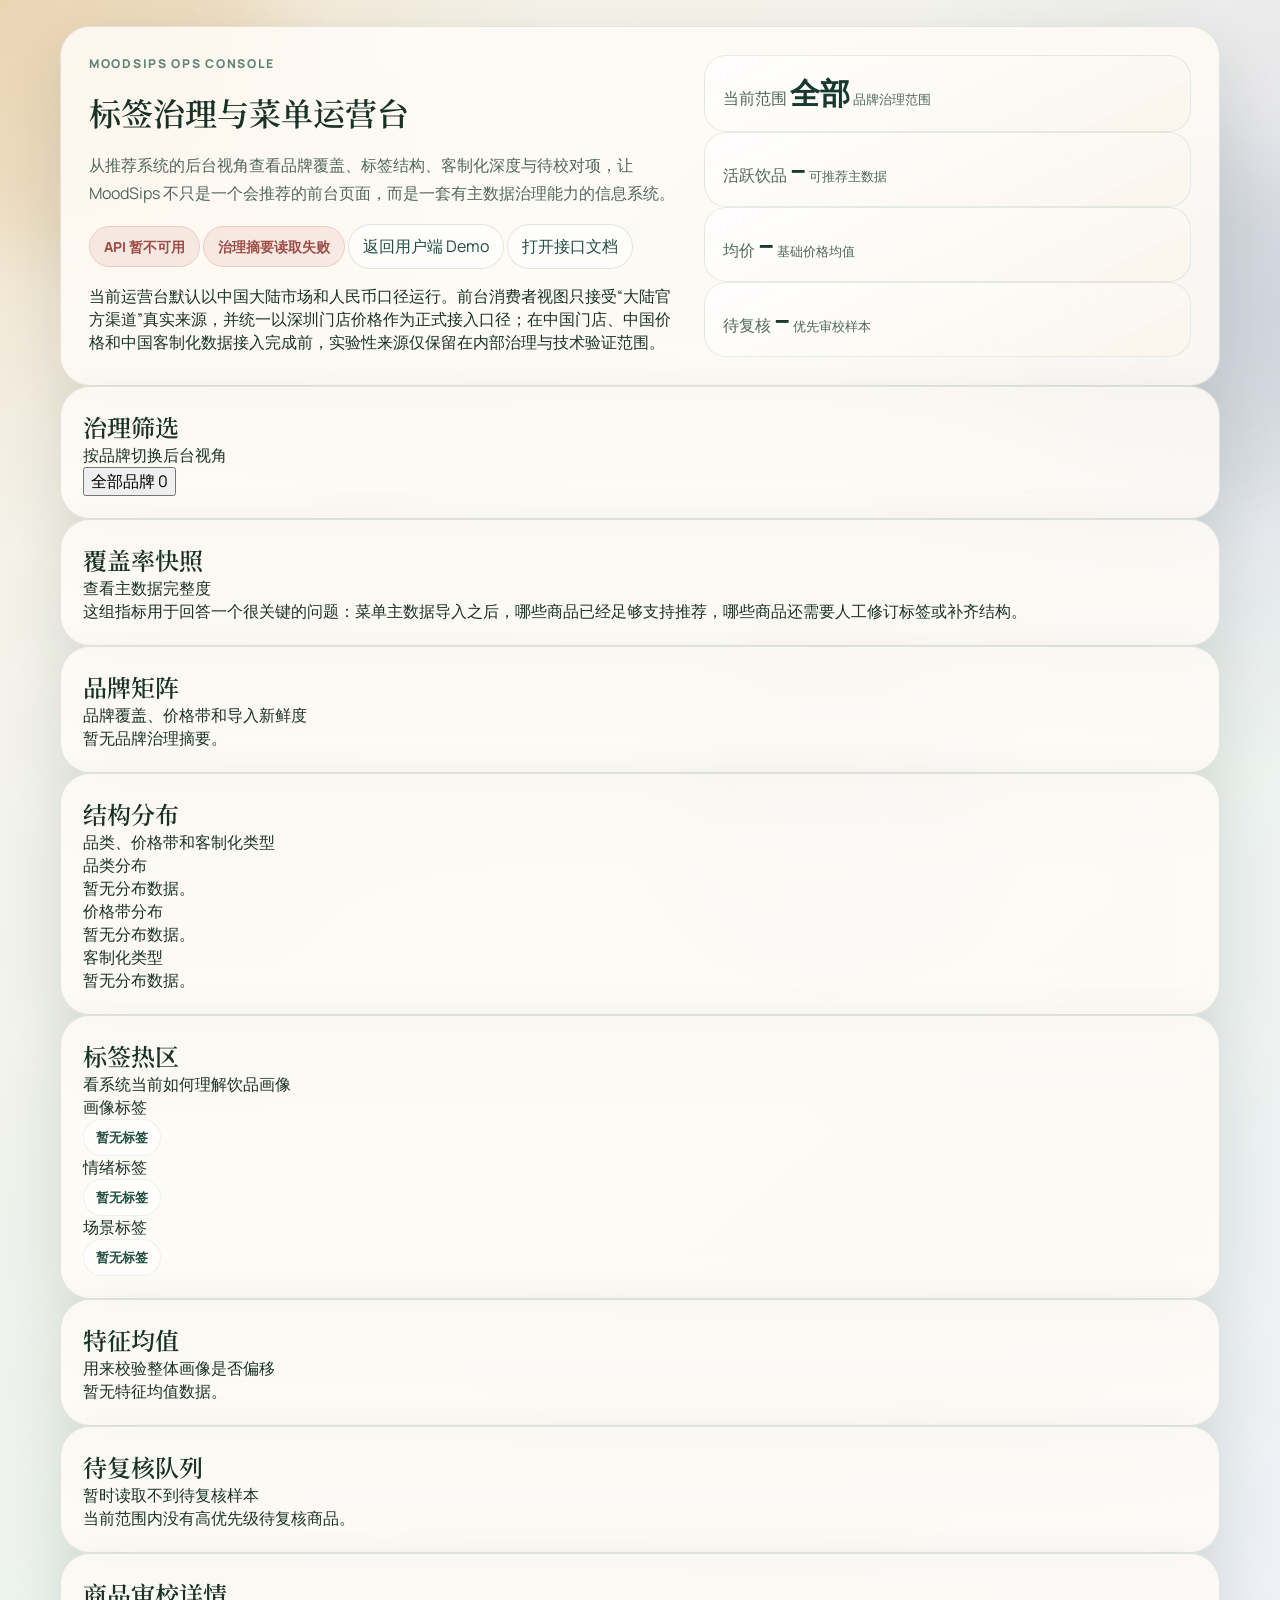
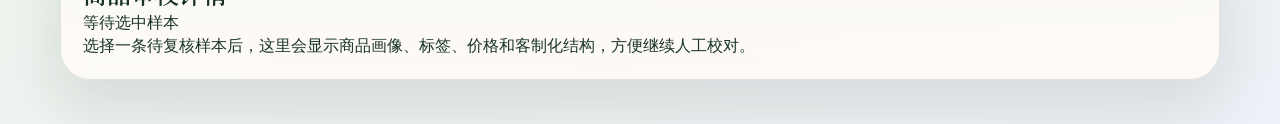
<file: 04_code/05_product_demo/frontend/ops.html>
<!DOCTYPE html>
<html lang="zh-CN">
  <head>
    <meta charset="UTF-8" />
    <meta name="viewport" content="width=device-width, initial-scale=1.0" />
    <title>MoodSips Ops Console | 标签治理后台</title>
    <link rel="preconnect" href="https://fonts.googleapis.com" />
    <link rel="preconnect" href="https://fonts.gstatic.com" crossorigin />
    <link
      href="https://fonts.googleapis.com/css2?family=Manrope:wght@400;500;600;700;800&family=Noto+Serif+SC:wght@400;600;700&display=swap"
      rel="stylesheet"
    />
    <link rel="stylesheet" href="./styles.css" />
  </head>
  <body>
    <div class="ambient ambient-a"></div>
    <div class="ambient ambient-b"></div>
    <div class="ambient ambient-c"></div>

    <div class="app-shell">
      <header class="hero-card">
        <div class="hero-copy">
          <p class="eyebrow">MoodSips Ops Console</p>
          <h1>标签治理与菜单运营台</h1>
          <p class="subtitle">
            从推荐系统的后台视角查看品牌覆盖、标签结构、客制化深度与待校对项，让 MoodSips
            不只是一个会推荐的前台页面，而是一套有主数据治理能力的信息系统。
          </p>
          <div class="hero-links">
            <span id="opsApiStatus" class="status-pill status-pending">正在检查本地 API</span>
            <span id="opsImportStatus" class="status-pill status-pending">等待读取治理摘要</span>
            <a class="ghost-link" href="./index.html">返回用户端 Demo</a>
            <a class="ghost-link" href="http://127.0.0.1:8000/docs" target="_blank" rel="noreferrer">打开接口文档</a>
          </div>
          <div class="hint-banner">
            当前运营台默认以中国大陆市场和人民币口径运行。前台消费者视图只接受“大陆官方渠道”真实来源，并统一以深圳门店价格作为正式接入口径；在中国门店、中国价格和中国客制化数据接入完成前，实验性来源仅保留在内部治理与技术验证范围。
          </div>
        </div>

        <div class="hero-metrics">
          <article class="metric-card">
            <span>当前范围</span>
            <strong id="opsMetricScope">全部</strong>
            <small>品牌治理范围</small>
          </article>
          <article class="metric-card">
            <span>活跃饮品</span>
            <strong id="opsMetricItems">--</strong>
            <small>可推荐主数据</small>
          </article>
          <article class="metric-card">
            <span>均价</span>
            <strong id="opsMetricAvgPrice">--</strong>
            <small>基础价格均值</small>
          </article>
          <article class="metric-card">
            <span>待复核</span>
            <strong id="opsMetricReview">--</strong>
            <small>优先审校样本</small>
          </article>
        </div>
      </header>

      <div class="workspace-grid ops-workspace">
        <aside class="panel control-panel">
          <section class="section-card feature-card">
            <div class="section-head">
              <div>
                <h2>治理筛选</h2>
                <span>按品牌切换后台视角</span>
              </div>
            </div>
            <div id="opsBrandRail" class="chip-row rail"></div>
          </section>

          <section class="section-card feature-card">
            <div class="section-head">
              <div>
                <h2>覆盖率快照</h2>
                <span>查看主数据完整度</span>
              </div>
            </div>
            <div id="opsCoverageGrid" class="ops-coverage-grid"></div>
            <div class="hint-banner">
              这组指标用于回答一个很关键的问题：菜单主数据导入之后，哪些商品已经足够支持推荐，哪些商品还需要人工修订标签或补齐结构。
            </div>
          </section>

          <section class="section-card feature-card">
            <div class="section-head">
              <div>
                <h2>品牌矩阵</h2>
                <span>品牌覆盖、价格带和导入新鲜度</span>
              </div>
            </div>
            <div id="opsBrandMatrix" class="ops-brand-grid"></div>
          </section>

          <section class="section-card feature-card">
            <div class="section-head">
              <div>
                <h2>结构分布</h2>
                <span>品类、价格带和客制化类型</span>
              </div>
            </div>
            <div class="stack-block">
              <div>
                <p class="field-label">品类分布</p>
                <div id="opsCategoryList" class="ops-bar-list"></div>
              </div>
              <div>
                <p class="field-label">价格带分布</p>
                <div id="opsPriceBandList" class="ops-bar-list"></div>
              </div>
              <div>
                <p class="field-label">客制化类型</p>
                <div id="opsOptionGroupList" class="ops-bar-list"></div>
              </div>
            </div>
          </section>
        </aside>

        <main class="panel result-panel">
          <section class="split-grid">
            <section class="section-card feature-card compact-card">
              <div class="section-head">
                <div>
                  <h2>标签热区</h2>
                  <span>看系统当前如何理解饮品画像</span>
                </div>
              </div>
              <div class="stack-block">
                <div>
                  <p class="field-label">画像标签</p>
                  <div id="opsProfileTags" class="chip-row"></div>
                </div>
                <div>
                  <p class="field-label">情绪标签</p>
                  <div id="opsMoodTags" class="chip-row"></div>
                </div>
                <div>
                  <p class="field-label">场景标签</p>
                  <div id="opsSceneTags" class="chip-row"></div>
                </div>
              </div>
            </section>

            <section class="section-card feature-card compact-card">
              <div class="section-head">
                <div>
                  <h2>特征均值</h2>
                  <span>用来校验整体画像是否偏移</span>
                </div>
              </div>
              <div id="opsFeatureAverageList" class="feature-list"></div>
            </section>
          </section>

          <section class="split-grid ops-review-grid">
            <section class="section-card feature-card compact-card">
              <div class="section-head">
                <div>
                  <h2>待复核队列</h2>
                  <span id="opsReviewStatus">等待读取治理摘要</span>
                </div>
              </div>
              <div id="opsReviewQueue" class="ops-review-list"></div>
            </section>

            <section class="section-card feature-card compact-card">
              <div class="section-head">
                <div>
                  <h2>商品审校详情</h2>
                  <span id="opsDetailStatus">等待选中样本</span>
                </div>
              </div>
              <div id="opsDetailCard" class="detail-card empty-detail">
                选择一条待复核样本后，这里会显示商品画像、标签、价格和客制化结构，方便继续人工校对。
              </div>
            </section>
          </section>
        </main>
      </div>
    </div>

    <script src="./ops.js"></script>
  </body>
</html>
</file>
<file: 04_code/05_product_demo/frontend/styles.css>
:root {
  --bg: #f4efe6;
  --surface: rgba(255, 252, 247, 0.86);
  --surface-strong: rgba(255, 252, 247, 0.94);
  --surface-soft: rgba(255, 255, 255, 0.72);
  --line: rgba(32, 65, 53, 0.12);
  --ink: #193228;
  --ink-soft: #50675e;
  --muted: #819089;
  --brand: #234f42;
  --brand-soft: #5f8577;
  --brand-deep: #18392f;
  --amber: #d7a45a;
  --rose: #c76f63;
  --shadow: 0 24px 60px rgba(24, 42, 35, 0.12);
  --radius-xl: 30px;
  --radius-lg: 22px;
  --radius-md: 16px;
  --radius-sm: 12px;
}

* {
  box-sizing: border-box;
}

body {
  margin: 0;
  min-height: 100vh;
  color: var(--ink);
  font-family: "Manrope", "PingFang SC", "Microsoft YaHei", sans-serif;
  background:
    radial-gradient(circle at 0% 0%, rgba(215, 164, 90, 0.26), transparent 26%),
    radial-gradient(circle at 100% 18%, rgba(124, 106, 207, 0.16), transparent 24%),
    linear-gradient(140deg, #f7f2e8 0%, #edf3ee 60%, #edf0f6 100%);
}

h1,
h2,
h3,
h4,
p {
  margin: 0;
}

h1,
h2,
h3,
h4 {
  font-family: "Noto Serif SC", "Source Han Serif SC", serif;
  font-weight: 600;
}

button,
a {
  font: inherit;
}

.ambient {
  position: fixed;
  border-radius: 999px;
  filter: blur(32px);
  opacity: 0.42;
  pointer-events: none;
  z-index: 0;
}

.ambient-a {
  width: 24rem;
  height: 24rem;
  top: -8rem;
  left: -7rem;
  background: rgba(215, 164, 90, 0.34);
}

.ambient-b {
  width: 22rem;
  height: 22rem;
  right: -5rem;
  top: 16%;
  background: rgba(95, 133, 119, 0.22);
}

.ambient-c {
  width: 18rem;
  height: 18rem;
  right: 24%;
  bottom: -3rem;
  background: rgba(124, 106, 207, 0.18);
}

.app-shell {
  position: relative;
  z-index: 1;
  max-width: 1200px;
  margin: 0 auto;
  padding: 26px 20px 44px;
}

.topbar {
  display: flex;
  justify-content: space-between;
  gap: 18px;
  align-items: center;
  margin-bottom: 20px;
}

.brand-kicker,
.eyebrow,
.section-kicker {
  color: var(--brand-soft);
  font-size: 0.76rem;
  letter-spacing: 0.14em;
  text-transform: uppercase;
  font-weight: 800;
}

.brand-title {
  margin-top: 4px;
  font-size: clamp(2rem, 4vw, 3.4rem);
}

.topbar-actions,
.hero-actions,
.inline-actions,
.result-actions,
.chip-row,
.choice-row {
  display: flex;
  gap: 10px;
  align-items: center;
  flex-wrap: wrap;
}

.page-stack {
  display: grid;
}

.page {
  display: none;
  gap: 18px;
}

.page.active {
  display: grid;
}

.hero-card,
.section-card,
.result-card,
.accepted-card,
.empty-card {
  background: var(--surface);
  border: 1px solid var(--line);
  border-radius: var(--radius-xl);
  box-shadow: var(--shadow);
  backdrop-filter: blur(18px);
}

.hero-card {
  display: grid;
  grid-template-columns: minmax(0, 1.1fr) minmax(340px, 0.9fr);
  gap: 20px;
  padding: 28px;
}

.hero-copy,
.hero-side,
.metric-grid,
.content-grid,
.control-stack,
.control-group,
.result-copy,
.detail-block,
.calendar-card,
.recap-card,
.accepted-list {
  display: grid;
  gap: 14px;
}

.hero-copy h2,
.page-header h2 {
  font-size: clamp(1.8rem, 3vw, 2.6rem);
  line-height: 1.18;
}

.subtitle,
.small-copy,
.detail-block p,
.recap-card p,
.accepted-card p {
  color: var(--ink-soft);
  line-height: 1.75;
}

.metric-grid,
.content-grid {
  grid-template-columns: repeat(2, minmax(0, 1fr));
}

.metric-card,
.mood-card,
.choice-pill,
.ghost-button,
.status-pill,
.ghost-link,
.primary-button,
.secondary-button,
.mini-pill,
.info-pill,
.back-link {
  border: 1px solid transparent;
  border-radius: 999px;
  transition: transform 140ms ease, box-shadow 140ms ease, border-color 140ms ease, background 140ms ease;
}

.metric-card {
  padding: 16px 18px;
  border-radius: var(--radius-lg);
  background: linear-gradient(155deg, rgba(255, 255, 255, 0.84), rgba(250, 245, 237, 0.94));
  border: 1px solid rgba(35, 79, 66, 0.1);
}

.metric-card span,
.metric-card small {
  color: var(--ink-soft);
}

.metric-card strong {
  font-size: 1.9rem;
  color: var(--brand-deep);
}

.section-card {
  padding: 22px;
}

.section-head {
  display: flex;
  justify-content: space-between;
  gap: 12px;
  align-items: flex-start;
}

.small-meta {
  color: var(--muted);
  font-size: 0.84rem;
  font-weight: 700;
}

.page-header {
  gap: 12px;
}

.back-link,
.ghost-button,
.ghost-link {
  display: inline-flex;
  align-items: center;
  justify-content: center;
  gap: 8px;
  padding: 10px 14px;
  color: var(--brand);
  text-decoration: none;
  background: rgba(255, 255, 255, 0.72);
  border-color: rgba(35, 79, 66, 0.14);
  cursor: pointer;
}

.status-pill {
  padding: 10px 14px;
  font-size: 0.86rem;
  font-weight: 800;
  background: rgba(255, 255, 255, 0.74);
  border-color: rgba(35, 79, 66, 0.12);
}

.status-ok {
  color: #2e7050;
  background: rgba(61, 127, 86, 0.12);
  border-color: rgba(61, 127, 86, 0.2);
}

.status-error {
  color: #9d4d48;
  background: rgba(199, 111, 99, 0.12);
  border-color: rgba(199, 111, 99, 0.22);
}

.status-pending {
  color: #9e743b;
  background: rgba(215, 164, 90, 0.16);
  border-color: rgba(215, 164, 90, 0.24);
}

.primary-button,
.secondary-button {
  padding: 14px 20px;
  border-radius: 18px;
  font-weight: 800;
  cursor: pointer;
}

.primary-button {
  color: #fff;
  background: linear-gradient(135deg, var(--brand), var(--brand-soft));
  box-shadow: 0 18px 28px rgba(35, 79, 66, 0.22);
}

.secondary-button {
  color: var(--brand);
  background: rgba(255, 255, 255, 0.8);
  border-color: rgba(35, 79, 66, 0.14);
}

.ghost-button:hover,
.ghost-link:hover,
.back-link:hover,
.primary-button:hover,
.secondary-button:hover,
.choice-pill:hover,
.mood-card:hover {
  transform: translateY(-1px);
}

.ghost-button:disabled,
.primary-button:disabled,
.secondary-button:disabled,
.choice-pill:disabled,
.mood-card:disabled {
  cursor: not-allowed;
  opacity: 0.62;
  transform: none;
  box-shadow: none;
}

.flash-message {
  padding: 14px 16px;
  border-radius: 18px;
  background: rgba(255, 247, 234, 0.88);
  color: var(--ink-soft);
}

.notice-banner {
  position: sticky;
  top: 12px;
  z-index: 4;
  margin-bottom: 18px;
  padding: 14px 16px;
  border-radius: 18px;
  border: 1px solid rgba(35, 79, 66, 0.12);
  backdrop-filter: blur(16px);
  box-shadow: 0 12px 28px rgba(24, 42, 35, 0.12);
}

.notice-info {
  color: var(--brand-deep);
  background: rgba(255, 252, 247, 0.92);
}

.notice-success {
  color: #2e7050;
  background: rgba(232, 246, 237, 0.94);
  border-color: rgba(61, 127, 86, 0.22);
}

.notice-error {
  color: #9d4d48;
  background: rgba(255, 242, 240, 0.94);
  border-color: rgba(199, 111, 99, 0.24);
}

.hidden {
  display: none !important;
}

.brand-preview-section,
.catalog-detail-card,
.rule-list,
.brand-grid,
.brand-card,
.brand-card-copy,
.brand-card-top,
.brand-card-meta,
.catalog-detail-layout,
.catalog-source-block,
.catalog-category-list,
.catalog-sample-grid,
.catalog-sample-card,
.catalog-sample-copy {
  display: grid;
  gap: 14px;
}

.brand-grid {
  grid-template-columns: repeat(2, minmax(0, 1fr));
}

.brand-grid.compact {
  grid-template-columns: repeat(3, minmax(0, 1fr));
}

.brand-card {
  padding: 16px;
  border-radius: 22px;
  background: linear-gradient(155deg, rgba(255, 255, 255, 0.88), rgba(248, 243, 235, 0.94));
  border: 1px solid rgba(35, 79, 66, 0.12);
  cursor: pointer;
}

.brand-card.active {
  border-color: rgba(35, 79, 66, 0.26);
  box-shadow: 0 16px 28px rgba(35, 79, 66, 0.12);
}

.brand-card:hover,
.catalog-sample-card:hover {
  transform: translateY(-1px);
}

.brand-card-top {
  grid-template-columns: auto auto;
  justify-content: space-between;
  align-items: start;
}

.brand-card h4,
.catalog-source-block h4,
.catalog-sample-copy h4 {
  font-size: 1.02rem;
}

.brand-card p,
.catalog-source-block p,
.catalog-sample-copy p,
.rule-list p {
  color: var(--ink-soft);
  line-height: 1.65;
}

.brand-card-meta {
  grid-template-columns: repeat(2, minmax(0, 1fr));
}

.meta-chip,
.source-chip,
.tone-chip {
  display: inline-flex;
  align-items: center;
  justify-content: center;
  gap: 6px;
  min-height: 34px;
  padding: 8px 12px;
  border-radius: 999px;
  font-size: 0.82rem;
  font-weight: 800;
  border: 1px solid rgba(35, 79, 66, 0.12);
  background: rgba(255, 255, 255, 0.8);
  color: var(--brand-deep);
}

.tone-chip.tone-official {
  background: rgba(61, 127, 86, 0.12);
  color: #2e7050;
  border-color: rgba(61, 127, 86, 0.2);
}

.tone-chip.tone-reference {
  background: rgba(35, 79, 66, 0.1);
  color: var(--brand);
}

.tone-chip.tone-estimate {
  background: rgba(215, 164, 90, 0.16);
  color: #9e743b;
  border-color: rgba(215, 164, 90, 0.22);
}

.rule-list {
  padding: 0;
}

.rule-item {
  padding: 14px 16px;
  border-radius: 18px;
  background: rgba(255, 255, 255, 0.72);
  border: 1px solid rgba(35, 79, 66, 0.1);
}

.catalog-summary-grid,
.catalog-content-grid {
  align-items: start;
}

.catalog-detail-card {
  min-height: 320px;
}

.catalog-detail-layout {
  gap: 18px;
}

.catalog-source-block {
  padding: 16px;
  border-radius: 20px;
  background: rgba(255, 255, 255, 0.72);
  border: 1px solid rgba(35, 79, 66, 0.08);
}

.catalog-category-list,
.catalog-note-list {
  display: flex;
  flex-wrap: wrap;
  gap: 10px;
}

.catalog-sample-grid {
  grid-template-columns: repeat(2, minmax(0, 1fr));
}

.catalog-sample-card {
  overflow: hidden;
  border-radius: 22px;
  background: rgba(255, 255, 255, 0.82);
  border: 1px solid rgba(35, 79, 66, 0.08);
}

.catalog-sample-visual {
  min-height: 160px;
  background: linear-gradient(160deg, rgba(95, 133, 119, 0.08), rgba(215, 164, 90, 0.12));
}

.catalog-sample-visual .result-image,
.catalog-sample-visual .image-fallback {
  width: 100%;
  height: 100%;
  min-height: 160px;
  object-fit: cover;
}

.catalog-sample-copy {
  padding: 14px 16px 16px;
}

.catalog-sample-copy .small-meta {
  font-size: 0.78rem;
}

.catalog-metric-grid {
  grid-template-columns: repeat(2, minmax(0, 1fr));
}

.mood-grid {
  display: grid;
  grid-template-columns: repeat(2, minmax(0, 1fr));
  gap: 12px;
}

.mood-card {
  display: grid;
  gap: 6px;
  min-height: 96px;
  padding: 16px;
  border-radius: 22px;
  text-align: left;
  cursor: pointer;
  background:
    linear-gradient(145deg, color-mix(in srgb, var(--mood-color) 22%, white), color-mix(in srgb, var(--mood-color) 12%, #fff8f2));
  border-color: rgba(25, 50, 40, 0.08);
}

.mood-card.active {
  border-color: color-mix(in srgb, var(--mood-color) 68%, #1f342c);
  box-shadow: 0 16px 26px rgba(35, 79, 66, 0.14);
}

.mood-title {
  font-weight: 800;
  color: var(--ink);
}

.mood-subtitle {
  color: rgba(25, 50, 40, 0.72);
  font-size: 0.92rem;
}

.choice-row.wrap {
  row-gap: 10px;
}

.choice-pill {
  padding: 10px 14px;
  color: var(--ink-soft);
  background: rgba(255, 255, 255, 0.76);
  border-color: rgba(35, 79, 66, 0.1);
  cursor: pointer;
}

.choice-pill.active {
  color: #fff;
  background: linear-gradient(135deg, var(--brand), var(--brand-soft));
  border-color: transparent;
  box-shadow: 0 14px 24px rgba(35, 79, 66, 0.18);
}

.footer-actions {
  display: flex;
  justify-content: flex-end;
}

.result-state {
  display: grid;
}

.result-card {
  display: grid;
  grid-template-columns: minmax(280px, 360px) minmax(0, 1fr);
  gap: 20px;
  padding: 22px;
}

.result-visual {
  min-height: 320px;
  overflow: hidden;
  border-radius: 24px;
  background:
    radial-gradient(circle at 20% 20%, rgba(215, 164, 90, 0.18), transparent 24%),
    linear-gradient(145deg, rgba(255, 255, 255, 0.92), rgba(242, 247, 243, 0.94));
  border: 1px solid rgba(35, 79, 66, 0.08);
}

.result-image,
.image-fallback {
  width: 100%;
  height: 100%;
}

.result-image {
  display: block;
  object-fit: cover;
}

.image-fallback {
  display: grid;
  place-items: center;
  font-family: "Noto Serif SC", serif;
  font-size: 4rem;
  color: var(--brand);
}

.result-topline,
.accepted-topline {
  display: flex;
  justify-content: space-between;
  gap: 12px;
  align-items: center;
  flex-wrap: wrap;
}

.brand-badge,
.price-badge,
.mini-pill,
.info-pill {
  display: inline-flex;
  align-items: center;
  justify-content: center;
  padding: 8px 12px;
  border-radius: 999px;
  font-size: 0.84rem;
  font-weight: 800;
}

.brand-badge {
  color: #2c6c60;
  background: rgba(95, 133, 119, 0.16);
}

.price-badge {
  color: #9b6729;
  background: rgba(215, 164, 90, 0.16);
}

.mini-pill {
  color: var(--ink);
  background: color-mix(in srgb, var(--pill-color) 26%, white);
}

.info-pill {
  color: var(--brand);
  background: rgba(255, 255, 255, 0.76);
  border: 1px solid rgba(35, 79, 66, 0.08);
}

.result-copy h3 {
  font-size: clamp(1.5rem, 2.4vw, 2.1rem);
}

.result-meta-stack,
.result-group {
  display: grid;
  gap: 10px;
}

.result-group {
  padding: 14px 16px;
  border-radius: 18px;
  background: rgba(255, 255, 255, 0.64);
  border: 1px solid rgba(35, 79, 66, 0.08);
}

.reason-pill {
  color: #2c6c60;
  background: rgba(95, 133, 119, 0.12);
}

.source-pill {
  color: #8c6130;
  background: rgba(215, 164, 90, 0.14);
}

.detail-block {
  padding: 16px;
  border-radius: 18px;
  background: rgba(255, 255, 255, 0.7);
  border: 1px solid rgba(35, 79, 66, 0.08);
}

.detail-label {
  color: var(--muted);
  font-size: 0.8rem;
  letter-spacing: 0.08em;
  text-transform: uppercase;
  font-weight: 800;
}

.loading-line {
  width: 100%;
  height: 14px;
  border-radius: 999px;
  background: linear-gradient(90deg, rgba(35, 79, 66, 0.1), rgba(35, 79, 66, 0.2), rgba(35, 79, 66, 0.1));
  animation: shimmer 1.5s linear infinite;
}

.loading-line.short {
  width: 64%;
}

.empty-card {
  padding: 26px;
  text-align: center;
  color: var(--ink-soft);
}

.calendar-card {
  gap: 12px;
}

.calendar-week,
.calendar-grid {
  display: grid;
  grid-template-columns: repeat(7, minmax(0, 1fr));
  gap: 8px;
}

.calendar-weekday {
  text-align: center;
  color: var(--muted);
  font-size: 0.82rem;
  font-weight: 700;
}

.calendar-day {
  min-height: 68px;
  padding: 10px 8px;
  border-radius: 18px;
  background: rgba(255, 255, 255, 0.68);
  border: 1px solid rgba(35, 79, 66, 0.06);
}

.calendar-grid.compact .calendar-day {
  min-height: 54px;
}

.calendar-day.muted {
  opacity: 0.42;
}

.calendar-date {
  display: block;
  text-align: center;
  font-size: 0.88rem;
  font-weight: 800;
}

.calendar-dots {
  display: flex;
  justify-content: center;
  gap: 4px;
  margin-top: 8px;
  flex-wrap: wrap;
}

.calendar-dot {
  width: 8px;
  height: 8px;
  border-radius: 999px;
  background: var(--dot-color, #dedede);
}

.recap-card h4,
.accepted-card h4 {
  font-size: 1.05rem;
}

.section-divider {
  height: 1px;
  background: rgba(35, 79, 66, 0.08);
}

@keyframes shimmer {
  0% {
    background-position: -140px 0;
  }
  100% {
    background-position: 140px 0;
  }
}

@media (max-width: 980px) {
  .topbar,
  .hero-card,
  .result-card,
  .content-grid {
    grid-template-columns: 1fr;
    flex-direction: column;
  }

  .metric-grid,
  .content-grid,
  .brand-grid,
  .brand-grid.compact,
  .catalog-sample-grid,
  .catalog-metric-grid {
    grid-template-columns: 1fr;
  }
}

@media (max-width: 720px) {
  .app-shell {
    padding: 18px 14px 30px;
  }

  .hero-card,
  .section-card,
  .result-card {
    padding: 18px;
  }

  .mood-grid {
    grid-template-columns: 1fr;
  }

  .calendar-week,
  .calendar-grid {
    gap: 6px;
  }

  .calendar-day {
    min-height: 56px;
    padding: 8px 4px;
  }

  .result-visual {
    min-height: 240px;
  }

  .brand-card-meta {
    grid-template-columns: 1fr;
  }
}
</file>
